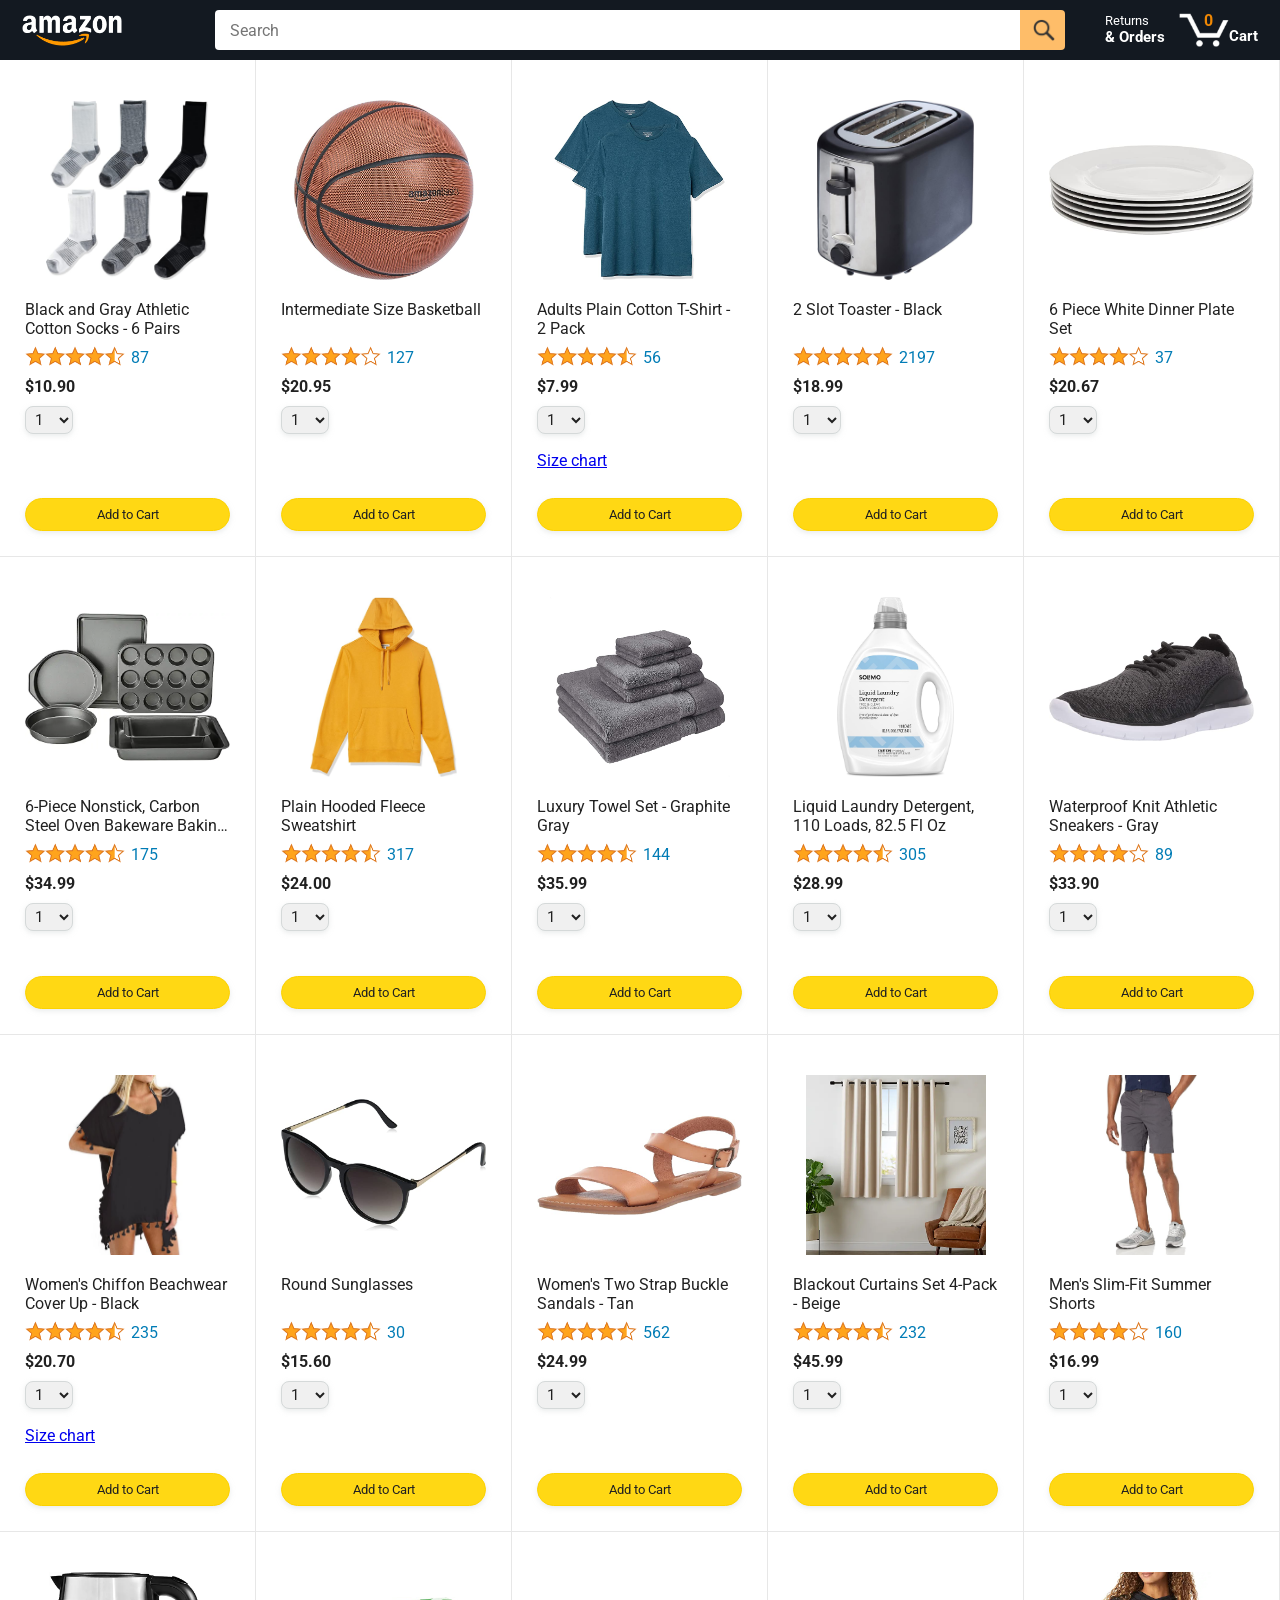
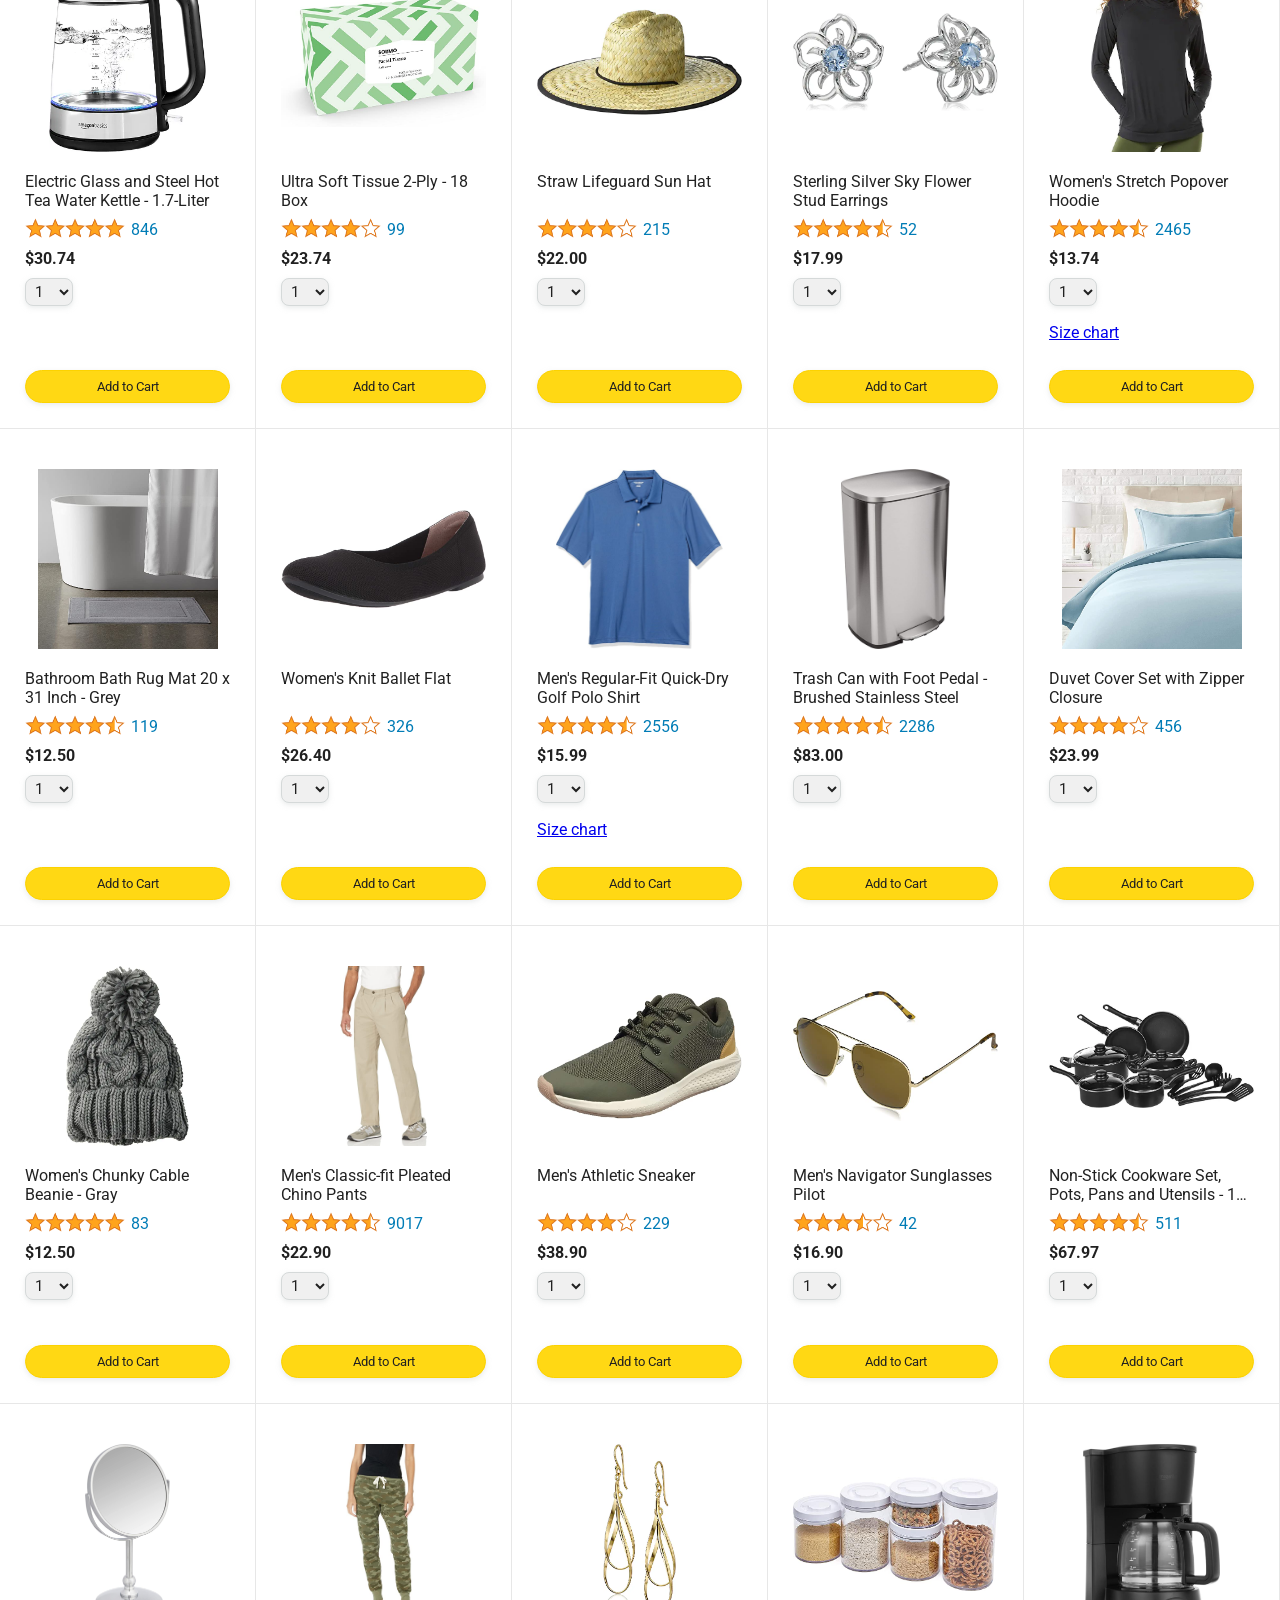
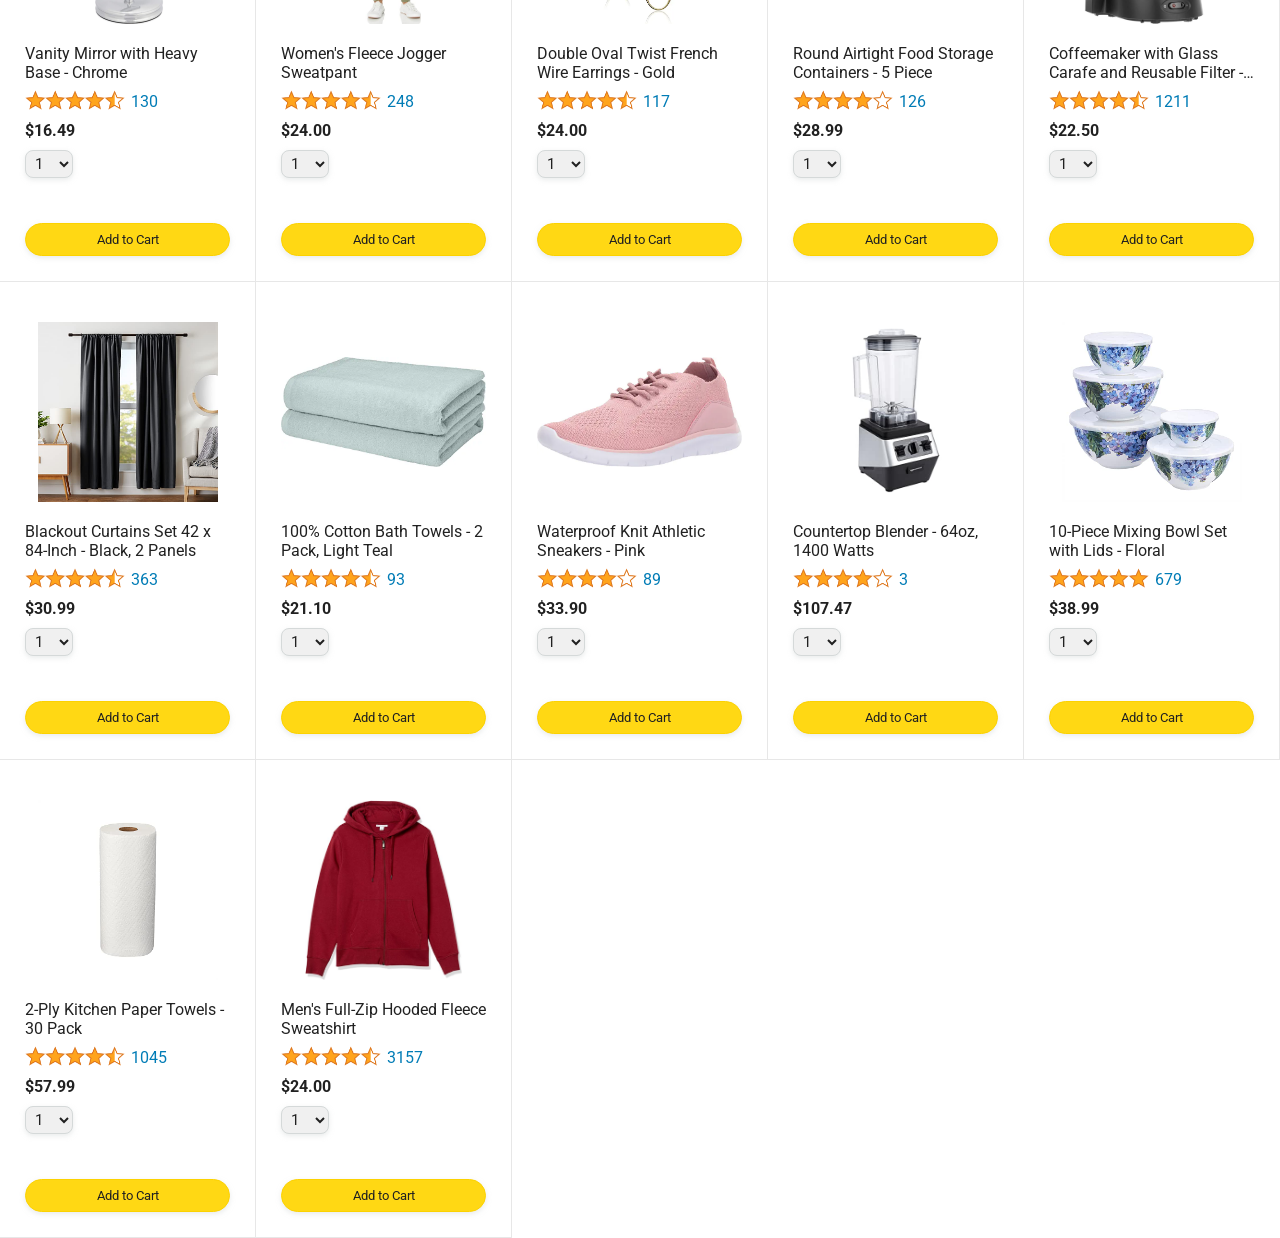
<file: index.html>
<!DOCTYPE html>
<html>
  <head>
    <title>Amazon Project</title>

    <meta charset="UTF-8">
    <meta name="viewport" content="width=device-width, initial-scale=1">

    <link rel="preconnect" href="https://fonts.googleapis.com">
    <link rel="preconnect" href="https://fonts.gstatic.com" crossorigin>
    <link href="https://fonts.googleapis.com/css2?family=Roboto:wght@400;500;700&display=swap" rel="stylesheet">

    <link rel="stylesheet" href="styles/shared/general.css">
    <link rel="stylesheet" href="styles/shared/amazon-header.css">
    <link rel="stylesheet" href="styles/pages/amazon.css">
  </head>

  <body>
    <div class="amazon-header">
      <div class="amazon-header-left-section">
        <a href="index.html" class="header-link">
          <img class="amazon-logo" src="images/amazon-logo-white.png">
          <img class="amazon-mobile-logo" src="images/amazon-mobile-logo-white.png">
        </a>
      </div>

      <div class="amazon-header-middle-section">
        <input type="text" placeholder="Search" class="search-bar" autocomplete="username">

        <button class="search-button">
          <img class="search-icon" src="images/icons/search-icon.png">
        </button>
      </div>

      <div class="amazon-header-right-section">
        <a class="orders-link header-link" href="orders.html">
          <span class="returns-text">Returns</span>
          <span class="orders-text">& Orders</span>
        </a>

        <a class="cart-link header-link" href="checkout.html">
          <img class="cart-icon" src="images/icons/cart-icon.png">
          <div class="cart-quantity js-cart-quantity">0</div>
          <div class="cart-text">Cart</div>
        </a>
      </div>
    </div>

    <div class="main">
      <div class="products-grid js-products-grid"></div>
    </div>

    <script type="module" src="scripts/amazon.js"></script>
  </body>
</html>
</file>
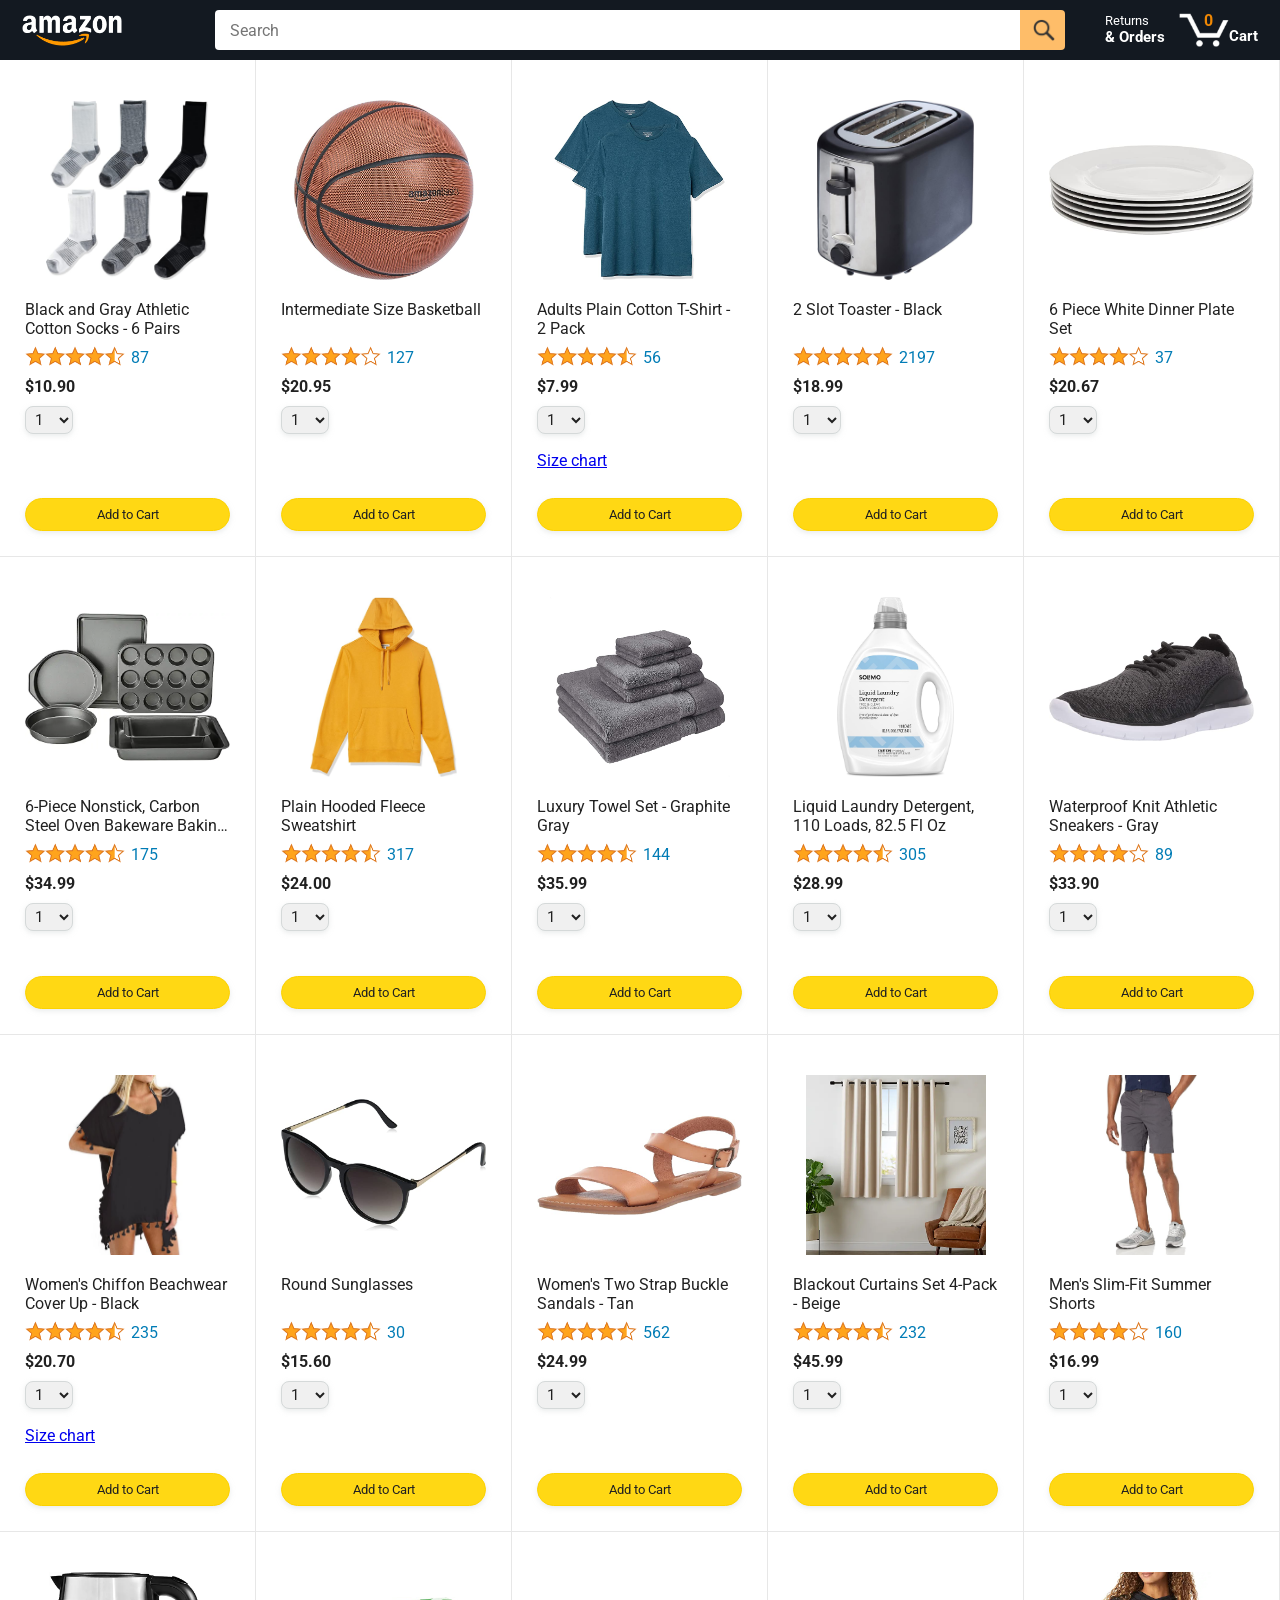
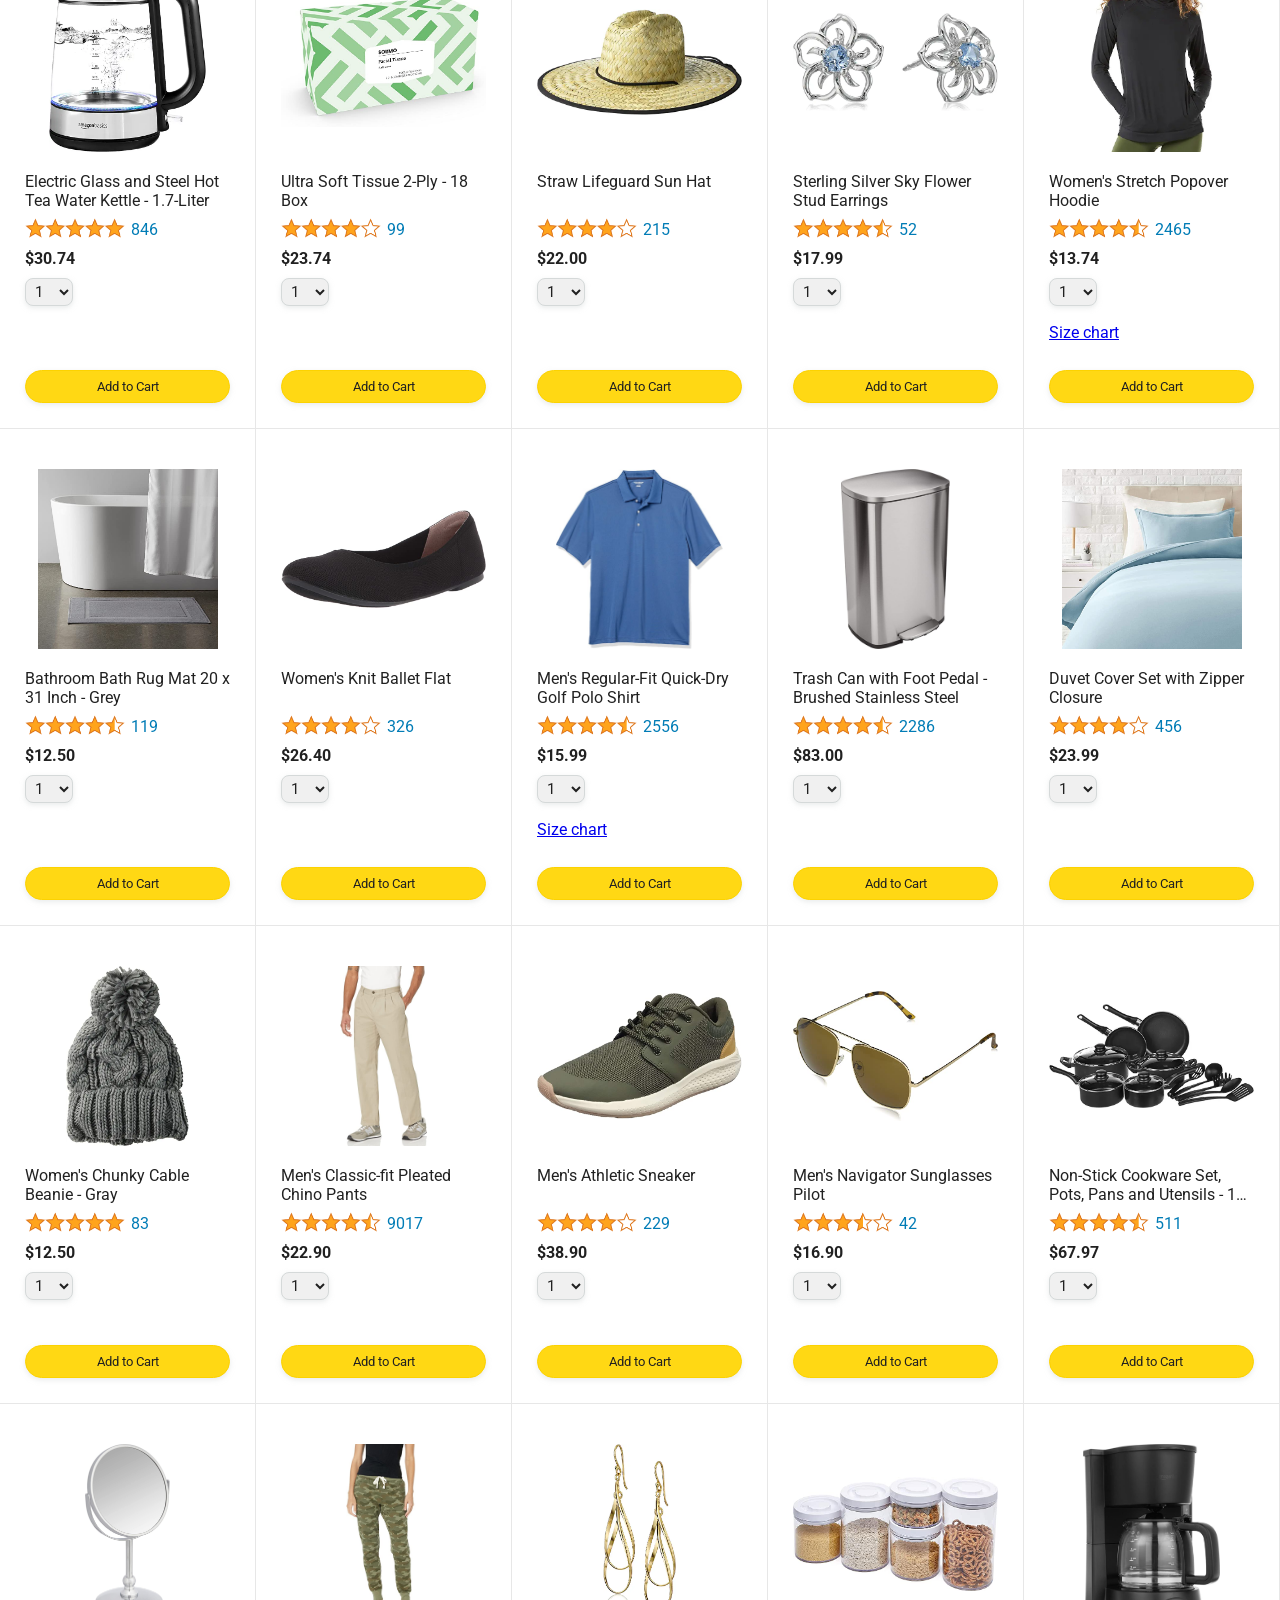
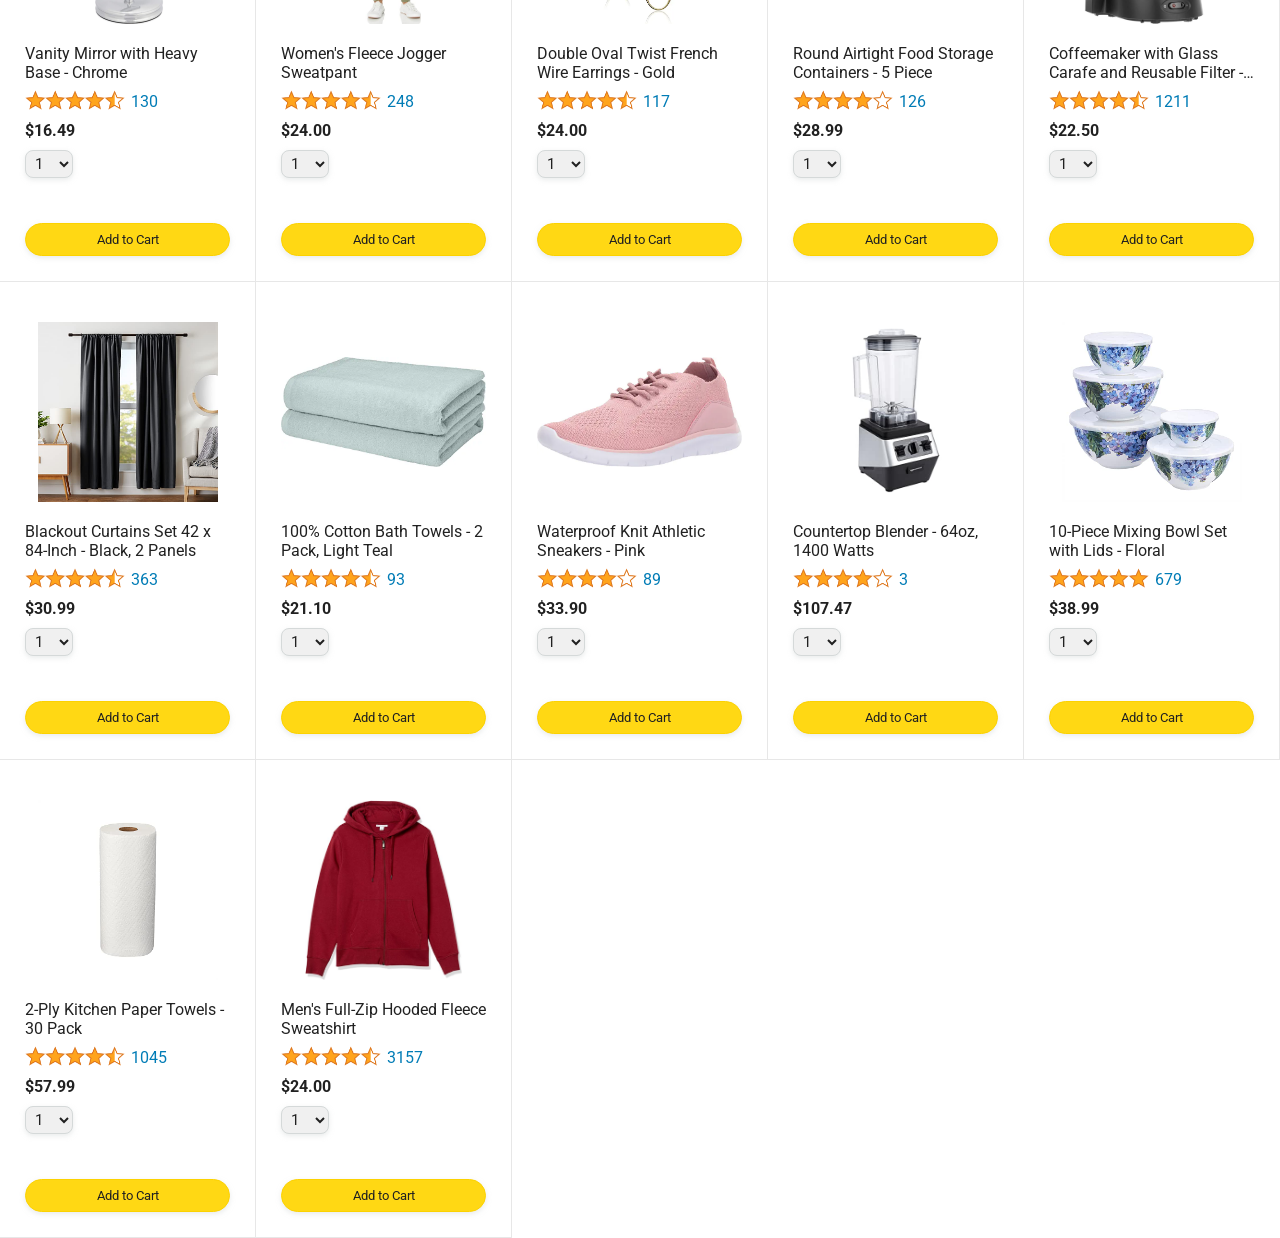
<file: amazon.html>
<!DOCTYPE html>
<html>
  <head>
    <title>Amazon Project</title>

    <meta name="viewport" content="width=device-width, initial-scale=1">

    
    <link rel="preconnect" href="https://fonts.googleapis.com">
    <link rel="preconnect" href="https://fonts.gstatic.com" crossorigin>
    <link href="https://fonts.googleapis.com/css2?family=Roboto:wght@400;500;700&display=swap" rel="stylesheet">

    
    <link rel="stylesheet" href="styles/shared/general.css">
    <link rel="stylesheet" href="styles/shared/amazon-header.css">
    <link rel="stylesheet" href="styles/pages/amazon.css">

    
  </head>
  
  <body>
    <div class="amazon-header">
      <div class="amazon-header-left-section">
        <a href="amazon.html" class="header-link">
          <img class="amazon-logo"
            src="images/amazon-logo-white.png">
          <img class="amazon-mobile-logo"
            src="images/amazon-mobile-logo-white.png">
        </a>
      </div>

      <div class="amazon-header-middle-section">
        <input type="text" placeholder="Search" class="search-bar" autocomplete="username" >

        <button class="search-button">
          <img class="search-icon" src="images/icons/search-icon.png">
        </button>
      </div>

      <div class="amazon-header-right-section">
        <a class="orders-link header-link" href="orders.html">
          <span class="returns-text">Returns</span>
          <span class="orders-text">& Orders</span>
        </a>

        <a class="cart-link header-link" href="checkout.html">
          <img class="cart-icon" src="images/icons/cart-icon.png">
          <div class="cart-quantity js-cart-quantity">0</div>
          <div class="cart-text">Cart</div>
        </a>
      </div>
    </div>
    
    <div class="main">
      <div class="products-grid js-products-grid">
       
      </div>
    </div>
    
    
   
    <script type="module" src="scripts/amazon.js"></script>
  </body>
</html>
</file>
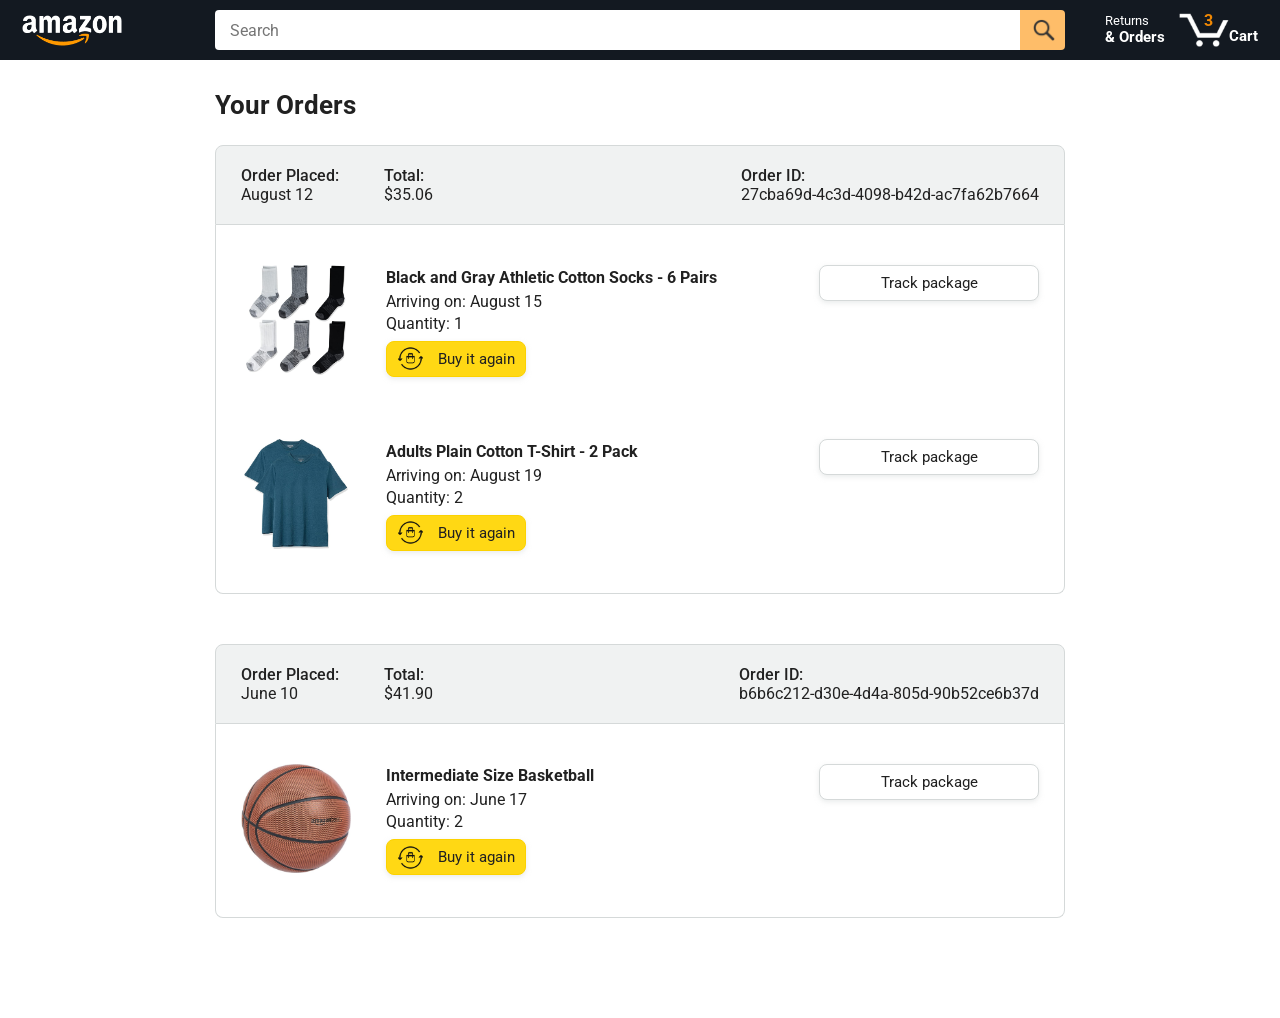
<file: orders.html>
<!DOCTYPE html>
<html>
  <head>
    <title>Orders Page</title>

    <meta name="viewport" content="width=device-width, initial-scale=1">

  
    <link rel="preconnect" href="https://fonts.googleapis.com">
    <link rel="preconnect" href="https://fonts.gstatic.com" crossorigin>
    <link href="https://fonts.googleapis.com/css2?family=Roboto:wght@400;500;700&display=swap" rel="stylesheet">

  
    <link rel="stylesheet" href="styles/shared/general.css">
    <link rel="stylesheet" href="styles/shared/amazon-header.css">
    <link rel="stylesheet" href="styles/pages/orders.css">
  </head>
  <body>
    <div class="amazon-header">
      <div class="amazon-header-left-section">
        <a href="amazon.html" class="header-link">
          <img class="amazon-logo"
            src="images/amazon-logo-white.png">
          <img class="amazon-mobile-logo"
            src="images/amazon-mobile-logo-white.png">
        </a>
      </div>

      <div class="amazon-header-middle-section">
        <input class="search-bar" type="text" placeholder="Search">

        <button class="search-button">
          <img class="search-icon" src="images/icons/search-icon.png">
        </button>
      </div>

      <div class="amazon-header-right-section">
        <a class="orders-link header-link" href="orders.html">
          <span class="returns-text">Returns</span>
          <span class="orders-text">& Orders</span>
        </a>

        <a class="cart-link header-link" href="checkout.html">
          <img class="cart-icon" src="images/icons/cart-icon.png">
          <div class="cart-quantity">3</div>
          <div class="cart-text">Cart</div>
        </a>
      </div>
    </div>

    <div class="main">
      <div class="page-title">Your Orders</div>

      <div class="orders-grid">
        <div class="order-container">
          
          <div class="order-header">
            <div class="order-header-left-section">
              <div class="order-date">
                <div class="order-header-label">Order Placed:</div>
                <div>August 12</div>
              </div>
              <div class="order-total">
                <div class="order-header-label">Total:</div>
                <div>$35.06</div>
              </div>
            </div>

            <div class="order-header-right-section">
              <div class="order-header-label">Order ID:</div>
              <div>27cba69d-4c3d-4098-b42d-ac7fa62b7664</div>
            </div>
          </div>

          <div class="order-details-grid">
            <div class="product-image-container">
              <img src="images/products/athletic-cotton-socks-6-pairs.jpg">
            </div>

            <div class="product-details">
              <div class="product-name">
                Black and Gray Athletic Cotton Socks - 6 Pairs
              </div>
              <div class="product-delivery-date">
                Arriving on: August 15
              </div>
              <div class="product-quantity">
                Quantity: 1
              </div>
              <button class="buy-again-button button-primary">
                <img class="buy-again-icon" src="images/icons/buy-again.png">
                <span class="buy-again-message">Buy it again</span>
              </button>
            </div>

            <div class="product-actions">
              <a href="tracking.html">
                <button class="track-package-button button-secondary">
                  Track package
                </button>
              </a>
            </div>

            <div class="product-image-container">
              <img src="images/products/adults-plain-cotton-tshirt-2-pack-teal.jpg">
            </div>

            <div class="product-details">
              <div class="product-name">
                Adults Plain Cotton T-Shirt - 2 Pack
              </div>
              <div class="product-delivery-date">
                Arriving on: August 19
              </div>
              <div class="product-quantity">
                Quantity: 2
              </div>
              <button class="buy-again-button button-primary">
                <img class="buy-again-icon" src="images/icons/buy-again.png">
                <span class="buy-again-message">Buy it again</span>
              </button>
            </div>

            <div class="product-actions">
              <a href="tracking.html">
                <button class="track-package-button button-secondary">
                  Track package
                </button>
              </a>
            </div>
          </div>
        </div>

        <div class="order-container">

          <div class="order-header">
            <div class="order-header-left-section">
              <div class="order-date">
                <div class="order-header-label">Order Placed:</div>
                <div>June 10</div>
              </div>
              <div class="order-total">
                <div class="order-header-label">Total:</div>
                <div>$41.90</div>
              </div>
            </div>

            <div class="order-header-right-section">
              <div class="order-header-label">Order ID:</div>
              <div>b6b6c212-d30e-4d4a-805d-90b52ce6b37d</div>
            </div>
          </div>

          <div class="order-details-grid">
            <div class="product-image-container">
              <img src="images/products/intermediate-composite-basketball.jpg">
            </div>

            <div class="product-details">
              <div class="product-name">
                Intermediate Size Basketball
              </div>
              <div class="product-delivery-date">
                Arriving on: June 17
              </div>
              <div class="product-quantity">
                Quantity: 2
              </div>
              <button class="buy-again-button button-primary">
                <img class="buy-again-icon" src="images/icons/buy-again.png">
                <span class="buy-again-message">Buy it again</span>
              </button>
            </div>

            <div class="product-actions">
              <a href="tracking.html">
                <button class="track-package-button button-secondary">
                  Track package
                </button>
              </a>
            </div>
          </div>
        </div>
      </div>
    </div>
  </body>
</html>
</file>
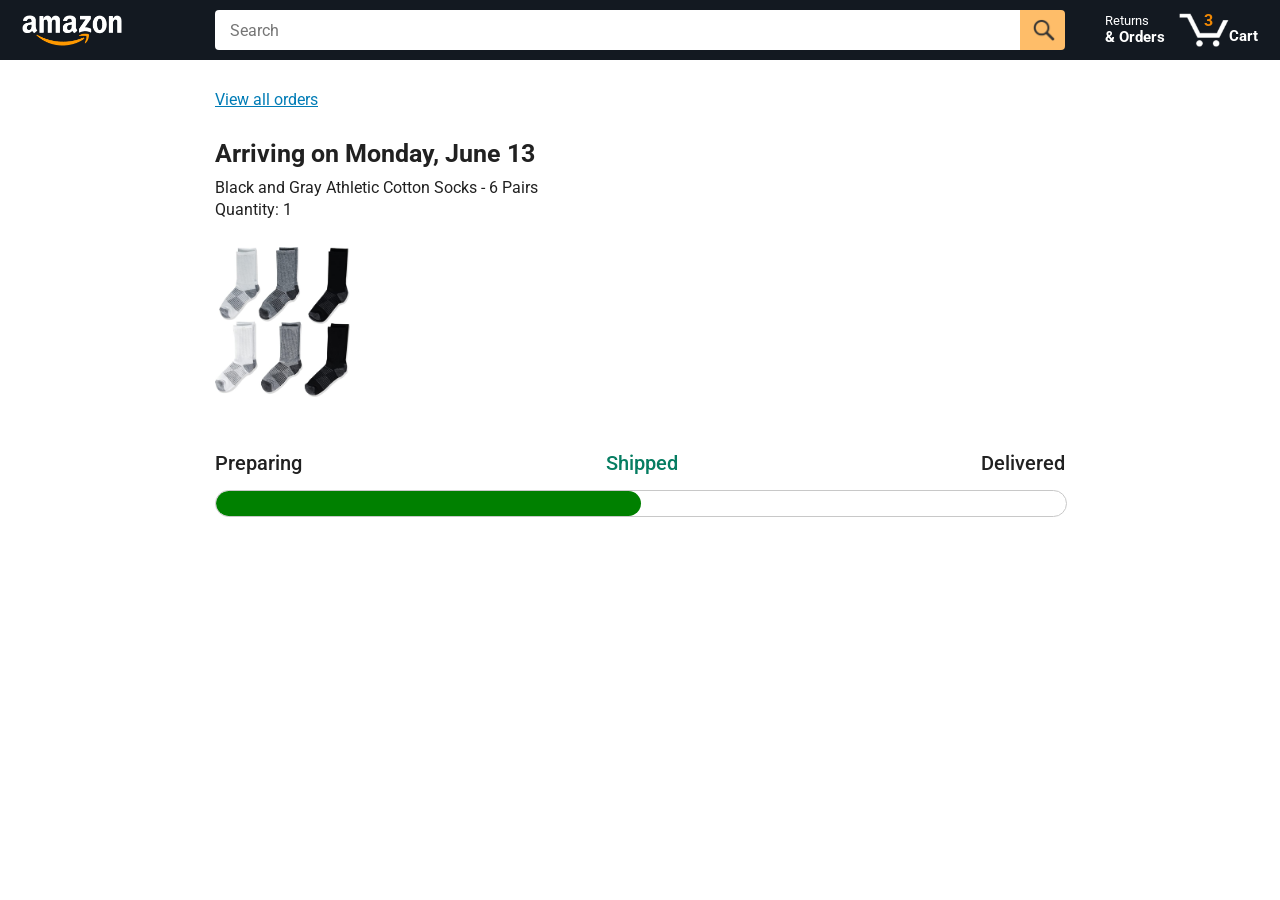
<file: tracking.html>
<!DOCTYPE html>
<html>
  <head>
    <title>Tracking</title>

    <!-- This code is needed for responsive design to work.
      (Responsive design = make the website look good on
      smaller screen sizes like a phone or a tablet). -->
    <meta name="viewport" content="width=device-width, initial-scale=1">

    <!-- Load a font called Roboto from Google Fonts. -->
    <link rel="preconnect" href="https://fonts.googleapis.com">
    <link rel="preconnect" href="https://fonts.gstatic.com" crossorigin>
    <link href="https://fonts.googleapis.com/css2?family=Roboto:wght@400;500;700&display=swap" rel="stylesheet">

    <!-- Here are the CSS files for this page. -->
    <link rel="stylesheet" href="styles/shared/general.css">
    <link rel="stylesheet" href="styles/shared/amazon-header.css">
    <link rel="stylesheet" href="styles/pages/tracking.css">
  </head>
  <body>
    <div class="amazon-header">
      <div class="amazon-header-left-section">
        <a href="amazon.html" class="header-link">
          <img class="amazon-logo"
            src="images/amazon-logo-white.png">
          <img class="amazon-mobile-logo"
            src="images/amazon-mobile-logo-white.png">
        </a>
      </div>

      <div class="amazon-header-middle-section">
        <input class="search-bar" type="text" placeholder="Search">

        <button class="search-button">
          <img class="search-icon" src="images/icons/search-icon.png">
        </button>
      </div>

      <div class="amazon-header-right-section">
        <a class="orders-link header-link" href="orders.html">
          <span class="returns-text">Returns</span>
          <span class="orders-text">& Orders</span>
        </a>

        <a class="cart-link header-link" href="checkout.html">
          <img class="cart-icon" src="images/icons/cart-icon.png">
          <div class="cart-quantity">3</div>
          <div class="cart-text">Cart</div>
        </a>
      </div>
    </div>

    <div class="main">
      <div class="order-tracking">
        <a class="back-to-orders-link link-primary" href="orders.html">
          View all orders
        </a>

        <div class="delivery-date">
          Arriving on Monday, June 13
        </div>

        <div class="product-info">
          Black and Gray Athletic Cotton Socks - 6 Pairs
        </div>

        <div class="product-info">
          Quantity: 1
        </div>

        <img class="product-image" src="images/products/athletic-cotton-socks-6-pairs.jpg">

        <div class="progress-labels-container">
          <div class="progress-label">
            Preparing
          </div>
          <div class="progress-label current-status">
            Shipped
          </div>
          <div class="progress-label">
            Delivered
          </div>
        </div>

        <div class="progress-bar-container">
          <div class="progress-bar"></div>
        </div>
      </div>
    </div>
  </body>
</html>
</file>
<file: styles/shared/general.css>
body {
  font-family: Roboto, Arial;
  color: rgb(33, 33, 33);
  /* The <body> element has a default margin of 8px
     on all sides. This removes the default margins. */
  margin: 0;
}

/* <p> elements have a default margin on the top
   and bottom. This removes the default margins. */
p {
  margin: 0;
}

button {
  cursor: pointer;
}

select {
  cursor: pointer;
}

input, select, button {
  font-family: Roboto, Arial;
}

.button-primary {
  color: rgb(33, 33, 33);
  background-color: rgb(255, 216, 20);
  border: 1px solid rgb(252, 210, 0);
  border-radius: 8px;
  cursor: pointer;
  box-shadow: 0 2px 5px rgba(213, 217, 217, 0.5);
}

.button-primary:hover {
  background-color: rgb(247, 202, 0);
  border: 1px solid rgb(242, 194, 0);
}

.button-primary:active {
  background: rgb(255, 216, 20);
  border-color: rgb(252, 210, 0);
  box-shadow: none;
}

.button-secondary {
  color: rgb(33, 33, 33);
  background: white;
  border: 1px solid rgb(213, 217, 217);
  border-radius: 8px;
  cursor: pointer;
  box-shadow: 0 2px 5px rgba(213, 217, 217, 0.5);
}

.button-secondary:hover {
  background-color: rgb(247, 250, 250);
}

.button-secondary:active {
  background-color: rgb(237, 253, 255);
  box-shadow: none;
}

/* These styles will limit text to 2 lines. Anything
   beyond 2 lines will be replaced with "..."
   You can find this code by using an A.I. tool or by
   searching in Google.
   https://css-tricks.com/almanac/properties/l/line-clamp/ */
.limit-text-to-2-lines {
  display: -webkit-box;
  -webkit-line-clamp: 2;
  -webkit-box-orient: vertical;
  overflow: hidden;
}

.link-primary {
  color: rgb(1, 124, 182);
  cursor: pointer;
}

.link-primary:hover {
  color: rgb(196, 80, 0);
}

/* Styles for dropdown selectors. */
select {
  color: rgb(33, 33, 33);
  background-color: rgb(240, 240, 240);
  border: 1px solid rgb(213, 217, 217);
  border-radius: 8px;
  padding: 3px 5px;
  font-size: 15px;
  cursor: pointer;
  box-shadow: 0 2px 5px rgba(213, 217, 217, 0.5);
}

select:focus,
input:focus {
  outline: 2px solid rgb(255, 153, 0);
}

/* Mobile responsive improvements for forms and buttons */
@media (max-width: 575px) {
  body {
    font-size: 14px;
  }

  button {
    font-size: 13px;
    padding: 8px 12px;
  }

  select {
    padding: 5px 8px;
    font-size: 13px;
  }

  input {
    font-size: 13px;
  }

  .button-primary {
    border-radius: 6px;
    font-size: 13px;
  }

  .button-secondary {
    border-radius: 6px;
    font-size: 13px;
  }
}

@media (max-width: 400px) {
  button {
    font-size: 12px;
    padding: 6px 10px;
  }

  select {
    padding: 4px 6px;
    font-size: 12px;
  }

  input {
    font-size: 12px;
  }
}
</file>
<file: styles/shared/amazon-header.css>
.amazon-header {
  background-color: rgb(19, 25, 33);
  color: white;
  padding-left: 15px;
  padding-right: 15px;

  display: flex;
  align-items: center;
  justify-content: space-between;

  position: fixed;
  top: 0;
  left: 0;
  right: 0;
  height: 60px;
}

.amazon-header-left-section {
  width: 180px;
}

@media (max-width: 800px) {
  .amazon-header-left-section {
    width: unset;
  }
}

.header-link {
  display: inline-block;
  padding: 6px;
  border-radius: 2px;
  cursor: pointer;
  text-decoration: none;
  border: 1px solid rgba(0, 0, 0, 0);
}

.header-link:hover {
  border: 1px solid white;
}

.amazon-logo {
  width: 100px;
  margin-top: 5px;
}

.amazon-mobile-logo {
  display: none;
}

@media (max-width: 575px) {
  .amazon-logo {
    display: none;
  }

  .amazon-mobile-logo {
    display: block;
    height: 35px;
    margin-top: 5px;
  }
}

.amazon-header-middle-section {
  flex: 1;
  max-width: 850px;
  margin-left: 10px;
  margin-right: 10px;
  display: flex;
}

.search-bar {
  flex: 1;
  width: 0;
  font-size: 16px;
  height: 38px;
  padding-left: 15px;
  border: none;
  border-top-left-radius: 4px;
  border-bottom-left-radius: 4px;
  border-top-right-radius: 0;
  border-bottom-right-radius: 0;
}

.search-button {
  background-color: rgb(254, 189, 105);
  border: none;
  width: 45px;
  height: 40px;
  border-top-right-radius: 4px;
  border-bottom-right-radius: 4px;
  flex-shrink: 0;
}

.search-icon {
  height: 22px;
  margin-left: 2px;
  margin-top: 3px;
}

.amazon-header-right-section {
  width: 180px;
  flex-shrink: 0;
  display: flex;
  justify-content: end;
}

.orders-link {
  color: white;
}

.returns-text {
  display: block;
  font-size: 13px;
}

.orders-text {
  display: block;
  font-size: 15px;
  font-weight: 700;
}

.cart-link {
  color: white;
  display: flex;
  align-items: center;
  position: relative;
}

.cart-icon {
  width: 50px;
}

.cart-text {
  margin-top: 12px;
  font-size: 15px;
  font-weight: 700;
}

.cart-quantity {
  color: rgb(240, 136, 4);
  font-size: 16px;
  font-weight: 700;

  position: absolute;
  top: 4px;
  left: 22px;
  
  width: 26px;
  text-align: center;
}

/* Mobile responsive improvements */
@media (max-width: 750px) {
  .amazon-header {
    height: 55px;
    padding-left: 10px;
    padding-right: 10px;
  }

  .amazon-header-left-section {
    width: auto;
  }

  .amazon-logo {
    width: 90px;
  }

  .amazon-header-middle-section {
    margin-left: 5px;
    margin-right: 5px;
  }

  .search-bar {
    height: 35px;
    font-size: 14px;
    padding-left: 10px;
  }

  .search-button {
    width: 40px;
    height: 37px;
  }

  .search-icon {
    height: 18px;
  }

  .amazon-header-right-section {
    width: 150px;
    gap: 5px;
  }

  .returns-text {
    font-size: 11px;
  }

  .orders-text {
    font-size: 13px;
  }

  .cart-icon {
    width: 40px;
  }

  .cart-text {
    font-size: 13px;
    margin-top: 8px;
  }

  .cart-quantity {
    font-size: 14px;
    width: 24px;
  }
}

@media (max-width: 575px) {
  .amazon-header {
    height: 50px;
    padding-left: 8px;
    padding-right: 8px;
  }

  .amazon-logo {
    display: none;
  }

  .amazon-mobile-logo {
    display: block;
    height: 30px;
    margin-top: 3px;
  }

  .amazon-header-middle-section {
    flex: 1;
    max-width: 100%;
    margin-left: 3px;
    margin-right: 3px;
  }

  .search-bar {
    height: 32px;
    font-size: 13px;
    padding-left: 8px;
  }

  .search-button {
    width: 38px;
    height: 34px;
  }

  .search-icon {
    height: 16px;
    margin-left: 1px;
    margin-top: 2px;
  }

  .amazon-header-right-section {
    width: auto;
    gap: 3px;
  }

  .header-link {
    padding: 3px;
  }

  .orders-link {
    display: flex;
    align-items: center;
  }

  .returns-text {
    font-size: 9px;
    display: block;
  }

  .orders-text {
    font-size: 11px;
  }

  .cart-icon {
    width: 35px;
  }

  .cart-text {
    font-size: 11px;
    margin-top: 6px;
  }

  .cart-quantity {
    font-size: 12px;
    width: 20px;
    top: 3px;
    left: 18px;
  }
}

@media (max-width: 400px) {
  .amazon-header {
    height: 48px;
    padding-left: 5px;
    padding-right: 5px;
  }

  .amazon-mobile-logo {
    height: 28px;
    margin-top: 2px;
  }

  .amazon-header-middle-section {
    margin-left: 2px;
    margin-right: 2px;
  }

  .search-bar {
    height: 30px;
    font-size: 12px;
    padding-left: 6px;
  }

  .search-button {
    width: 35px;
    height: 32px;
  }

  .search-icon {
    height: 14px;
  }

  .returns-text {
    font-size: 8px;
  }

  .orders-text {
    font-size: 10px;
  }

  .cart-icon {
    width: 32px;
  }

  .cart-text {
    font-size: 10px;
  }
}
</file>
<file: styles/pages/amazon.css>
.main {
  margin-top: 60px;
}

.products-grid {
  display: grid;

  /* - In CSS Grid, 1fr means a column will take up the
       remaining space in the grid.
     - If we write 1fr 1fr ... 1fr; 8 times, this will
       divide the grid into 8 columns, each taking up an
       equal amount of the space.
     - repeat(8, 1fr); is a shortcut for repeating "1fr"
       8 times (instead of typing out "1fr" 8 times).
       repeat(...) is a special property that works with
       display: grid; */
  grid-template-columns: repeat(8, 1fr);
}

/* @media is used to create responsive design (making the
   website look good on any screen size). This @media
   means when the screen width is 2000px or less, we
   will divide the grid into 7 columns instead of 8. */
@media (max-width: 2000px) {
  .products-grid {
    grid-template-columns: repeat(7, 1fr);
  }
}

/* This @media means when the screen width is 1600px or
   less, we will divide the grid into 6 columns. */
@media (max-width: 1600px) {
  .products-grid {
    grid-template-columns: repeat(6, 1fr);
  }
}

@media (max-width: 1300px) {
  .products-grid {
    grid-template-columns: repeat(5, 1fr);
  }
}

@media (max-width: 1000px) {
  .products-grid {
    grid-template-columns: repeat(4, 1fr);
  }
}

@media (max-width: 800px) {
  .products-grid {
    grid-template-columns: repeat(3, 1fr);
  }
}

@media (max-width: 575px) {
  .products-grid {
    grid-template-columns: repeat(2, 1fr);
  }
}

@media (max-width: 450px) {
  .products-grid {
    grid-template-columns: 1fr;
  }
}

.product-container {
  padding-top: 40px;
  padding-bottom: 25px;
  padding-left: 25px;
  padding-right: 25px;

  border-right: 1px solid rgb(231, 231, 231);
  border-bottom: 1px solid rgb(231, 231, 231);

  display: flex;
  flex-direction: column;
}

.product-image-container {
  display: flex;
  justify-content: center;
  align-items: center;

  height: 180px;
  margin-bottom: 20px;
}

.product-image {
  /* Images will overflow their container by default. To
    prevent this, we set max-width and max-height to 100%
    so they stay inside their container. */
  max-width: 100%;
  max-height: 100%;
}

.product-name {
  height: 40px;
  margin-bottom: 5px;
}

.product-rating-container {
  display: flex;
  align-items: center;
  margin-bottom: 10px;
}

.product-rating-stars {
  width: 100px;
  margin-right: 6px;
}

.product-rating-count {
  color: rgb(1, 124, 182);
  cursor: pointer;
  margin-top: 3px;
}

.product-price {
  font-weight: 700;
  margin-bottom: 10px;
}

.product-quantity-container {
  margin-bottom: 17px;
}

.product-spacer {
  flex: 1;
}

.added-to-cart {
  color: rgb(6, 125, 98);
  font-size: 16px;

  display: flex;
  align-items: center;
  margin-bottom: 8px;

  /* At first, the "Added to cart" message will
     be invisible. Use JavaScript to change the
     opacity and make it visible. */
  opacity: 0;
}

.added-to-cart img {
  height: 20px;
  margin-right: 5px;
}

.add-to-cart-button {
  width: 100%;
  padding: 8px;
  border-radius: 50px;
}

/* Additional mobile responsive improvements */
@media (max-width: 750px) {
  .main {
    margin-top: 55px;
  }

  .product-container {
    padding-top: 25px;
    padding-bottom: 18px;
    padding-left: 15px;
    padding-right: 15px;
  }

  .product-image-container {
    height: 140px;
    margin-bottom: 15px;
  }

  .product-name {
    height: auto;
    font-size: 14px;
    margin-bottom: 5px;
  }

  .product-rating-container {
    margin-bottom: 8px;
  }

  .product-rating-stars {
    width: 80px;
  }

  .product-rating-count {
    font-size: 13px;
  }

  .product-price {
    font-size: 14px;
    margin-bottom: 8px;
  }

  .product-quantity-container {
    margin-bottom: 12px;
  }

  .add-to-cart-button {
    padding: 6px;
    font-size: 14px;
  }
}

@media (max-width: 575px) {
  .main {
    margin-top: 50px;
  }

  .product-container {
    padding-top: 15px;
    padding-bottom: 12px;
    padding-left: 10px;
    padding-right: 10px;
  }

  .product-image-container {
    height: 120px;
    margin-bottom: 10px;
  }

  .product-name {
    font-size: 13px;
    margin-bottom: 3px;
  }

  .product-rating-container {
    margin-bottom: 5px;
  }

  .product-rating-stars {
    width: 70px;
  }

  .product-rating-count {
    font-size: 11px;
  }

  .product-price {
    font-size: 13px;
    margin-bottom: 6px;
  }

  .product-quantity-container {
    margin-bottom: 8px;
  }

  .product-quantity-container select {
    padding: 3px 4px;
    font-size: 12px;
  }

  .added-to-cart {
    font-size: 13px;
    margin-bottom: 6px;
  }

  .added-to-cart img {
    height: 16px;
    margin-right: 3px;
  }

  .add-to-cart-button {
    padding: 5px;
    font-size: 12px;
  }
}

@media (max-width: 400px) {
  .product-container {
    padding-top: 12px;
    padding-bottom: 10px;
    padding-left: 8px;
    padding-right: 8px;
  }

  .product-image-container {
    height: 100px;
    margin-bottom: 8px;
  }

  .product-name {
    font-size: 12px;
  }

  .product-rating-stars {
    width: 65px;
  }

  .product-price {
    font-size: 12px;
  }

  .add-to-cart-button {
    padding: 4px;
  }
}
</file>
<file: styles/pages/orders.css>
.main {
  max-width: 850px;
  margin-top: 90px;
  margin-bottom: 100px;
  padding-left: 20px;
  padding-right: 20px;

  /* margin-left: auto;
     margin-right auto;
     Is a trick for centering an element horizontally
     without needing a container. */
  margin-left: auto;
  margin-right: auto;
}

.page-title {
  font-weight: 700;
  font-size: 26px;
  margin-bottom: 25px;
}

.orders-grid {
  display: grid;
  grid-template-columns: 1fr;
  row-gap: 50px;
}

.order-header {
  background-color: rgb(240, 242, 242);
  border: 1px solid rgb(213, 217, 217);

  display: flex;
  align-items: center;
  justify-content: space-between;

  padding: 20px 25px;
  border-top-left-radius: 8px;
  border-top-right-radius: 8px;
}

.order-header-left-section {
  display: flex;
  flex-shrink: 0;
}

.order-header-label {
  font-weight: 500;
}

.order-date,
.order-total {
  margin-right: 45px;
}

.order-header-right-section {
  flex-shrink: 1;
}

@media (max-width: 575px) {
  .order-header {
    flex-direction: column;
    align-items: start;
    line-height: 23px;
    padding: 15px;
  }

  .order-header-left-section {
    flex-direction: column;
  }

  .order-header-label {
    margin-right: 5px;
  }

  .order-date,
  .order-total {
    display: grid;
    grid-template-columns: auto 1fr;
    margin-right: 0;
  }

  .order-header-right-section {
    display: grid;
    grid-template-columns: auto 1fr;
  }
}

.order-details-grid {
  padding: 40px 25px;
  border: 1px solid rgb(213, 217, 217);
  border-top: none;
  border-bottom-left-radius: 8px;
  border-bottom-right-radius: 8px;

  display: grid;
  grid-template-columns: 110px 1fr 220px;
  column-gap: 35px;
  row-gap: 60px;
  align-items: center;
}

@media (max-width: 800px) {
  .order-details-grid {
    grid-template-columns: 110px 1fr;
    row-gap: 0;
    padding-bottom: 8px;
  }
}

@media (max-width: 450px) {
  .order-details-grid {
    grid-template-columns: 1fr;
  }
}

.product-image-container {
  text-align: center;
}

.product-image-container img {
  max-width: 110px;
  max-height: 110px;
}

.product-name {
  font-weight: 700;
  margin-bottom: 5px;
}

.product-delivery-date {
  margin-bottom: 3px;
}

.product-quantity {
  margin-bottom: 8px;
}

.buy-again-button {
  font-size: 15px;
  width: 140px;
  height: 36px;
  border-radius: 8px;

  display: flex;
  align-items: center;
  justify-content: center;
}

.buy-again-icon {
  width: 25px;
  margin-right: 15px;
}

.product-actions {
  align-self: start;
}

.track-package-button {
  width: 100%;
  font-size: 15px;
  padding: 8px;
}

@media (max-width: 800px) {
  .buy-again-button {
    margin-bottom: 10px;
  }

  .product-actions {
    /* grid-column: 2 means this element will be placed
       in column 2 in the grid. (Normally, the column that
       an element is placed in is determined by the order
       of the elements in the HTML. grid-column overrides
       this default ordering). */
    grid-column: 2;
    margin-bottom: 30px;
  }

  .track-package-button {
    width: 140px;
  }
}

@media (max-width: 450px) {
  .product-image-container {
    text-align: center;
    margin-bottom: 25px;
  }

  .product-image-container img {
    max-width: 150px;
    max-height: 150px;
  }

  .product-name {
    margin-bottom: 10px;
  }

  .product-quantity {
    margin-bottom: 15px;
  }

  .buy-again-button {
    width: 100%;
    margin-bottom: 15px;
  }

  .product-actions {
    /* grid-column: auto; undos grid-column: 2; from above.
       This element will now be placed in its normal column
       in the grid. */
    grid-column: auto;
    margin-bottom: 70px;
  }

  .track-package-button {
    width: 100%;
    padding: 12px;
  }
}

/* Additional mobile responsive improvements */
@media (max-width: 750px) {
  .main {
    max-width: 100%;
    padding-left: 15px;
    padding-right: 15px;
    margin-top: 80px;
    margin-bottom: 60px;
  }

  .page-title {
    font-size: 22px;
    margin-bottom: 20px;
  }

  .orders-grid {
    row-gap: 35px;
  }

  .order-header {
    padding: 12px 15px;
  }

  .order-details-grid {
    padding: 20px 15px;
    column-gap: 15px;
  }
}

@media (max-width: 575px) {
  .main {
    padding-left: 10px;
    padding-right: 10px;
    margin-top: 70px;
    margin-bottom: 40px;
  }

  .page-title {
    font-size: 18px;
    margin-bottom: 15px;
  }

  .orders-grid {
    row-gap: 25px;
  }

  .order-header {
    padding: 10px 12px;
    line-height: 20px;
    font-size: 14px;
  }

  .order-header-label {
    font-size: 13px;
    margin-right: 3px;
  }

  .order-details-grid {
    padding: 15px 10px;
    column-gap: 10px;
    grid-template-columns: 90px 1fr;
  }

  .product-image-container img {
    max-width: 90px;
    max-height: 90px;
  }

  .product-name {
    font-size: 13px;
  }

  .product-delivery-date {
    font-size: 12px;
  }

  .product-quantity {
    font-size: 12px;
  }

  .buy-again-button {
    font-size: 13px;
    width: 120px;
    height: 32px;
    margin-bottom: 10px;
  }

  .buy-again-icon {
    width: 20px;
    margin-right: 8px;
  }

  .track-package-button {
    font-size: 12px;
    width: 120px;
  }
}

@media (max-width: 400px) {
  .main {
    padding-left: 8px;
    padding-right: 8px;
  }

  .order-header {
    padding: 8px 10px;
  }

  .order-details-grid {
    padding: 12px 8px;
    grid-template-columns: 80px 1fr;
  }

  .product-image-container img {
    max-width: 80px;
    max-height: 80px;
  }

  .buy-again-button {
    width: 100%;
  }

  .track-package-button {
    width: 100%;
  }
}
</file>
<file: styles/pages/tracking.css>
.main {
  max-width: 850px;
  margin-top: 90px;
  margin-bottom: 100px;
  padding-left: 30px;
  padding-right: 30px;

  /* margin-left: auto;
     margin-right auto;
     Is a trick for centering an element horizontally
     without needing a container. */
  margin-left: auto;
  margin-right: auto;
}

.back-to-orders-link {
  display: inline-block;
  margin-bottom: 30px;
}

.delivery-date {
  font-size: 25px;
  font-weight: 700;
  margin-bottom: 10px;
}

.product-info {
  margin-bottom: 3px;
}

.product-image {
  max-width: 150px;
  max-height: 150px;
  margin-top: 25px;
  margin-bottom: 50px;
}

.progress-labels-container {
  display: flex;
  justify-content: space-between;
  font-size: 20px;
  font-weight: 500;
  margin-bottom: 15px;
}

.current-status {
  color: rgb(6, 125, 98);
}

@media (max-width: 575px) {
  .progress-labels-container {
    font-size: 16px;
  }
}

@media (max-width: 450px) {
  .progress-labels-container {
    flex-direction: column;
    margin-bottom: 5px;
  }

  .progress-label {
    margin-bottom: 3px;
  }
}

.progress-bar-container {
  height: 25px;
  width: 100%;

  border: 1px solid rgb(200, 200, 200);
  border-radius: 50px;
  overflow: hidden;
}

.progress-bar {
  height: 100%;
  background-color: green;
  border-radius: 50px;
  width: 50%;
}

/* Mobile responsive improvements */
@media (max-width: 750px) {
  .main {
    max-width: 100%;
    padding-left: 15px;
    padding-right: 15px;
    margin-top: 80px;
    margin-bottom: 60px;
  }

  .delivery-date {
    font-size: 20px;
    margin-bottom: 10px;
  }

  .product-image {
    max-width: 120px;
    max-height: 120px;
    margin-top: 20px;
    margin-bottom: 40px;
  }

  .progress-labels-container {
    font-size: 18px;
    margin-bottom: 12px;
  }
}

@media (max-width: 575px) {
  .main {
    padding-left: 10px;
    padding-right: 10px;
    margin-top: 70px;
    margin-bottom: 40px;
  }

  .back-to-orders-link {
    font-size: 14px;
    margin-bottom: 20px;
  }

  .delivery-date {
    font-size: 18px;
    margin-bottom: 8px;
  }

  .product-info {
    font-size: 14px;
    margin-bottom: 2px;
  }

  .product-image {
    max-width: 100px;
    max-height: 100px;
    margin-top: 15px;
    margin-bottom: 30px;
  }

  .progress-labels-container {
    font-size: 14px;
    margin-bottom: 8px;
  }

  .progress-bar-container {
    height: 20px;
  }
}

@media (max-width: 400px) {
  .main {
    padding-left: 8px;
    padding-right: 8px;
  }

  .product-image {
    max-width: 80px;
    max-height: 80px;
    margin-top: 10px;
    margin-bottom: 20px;
  }

  .progress-labels-container {
    font-size: 12px;
  }

  .progress-bar-container {
    height: 18px;
  }
}
</file>
